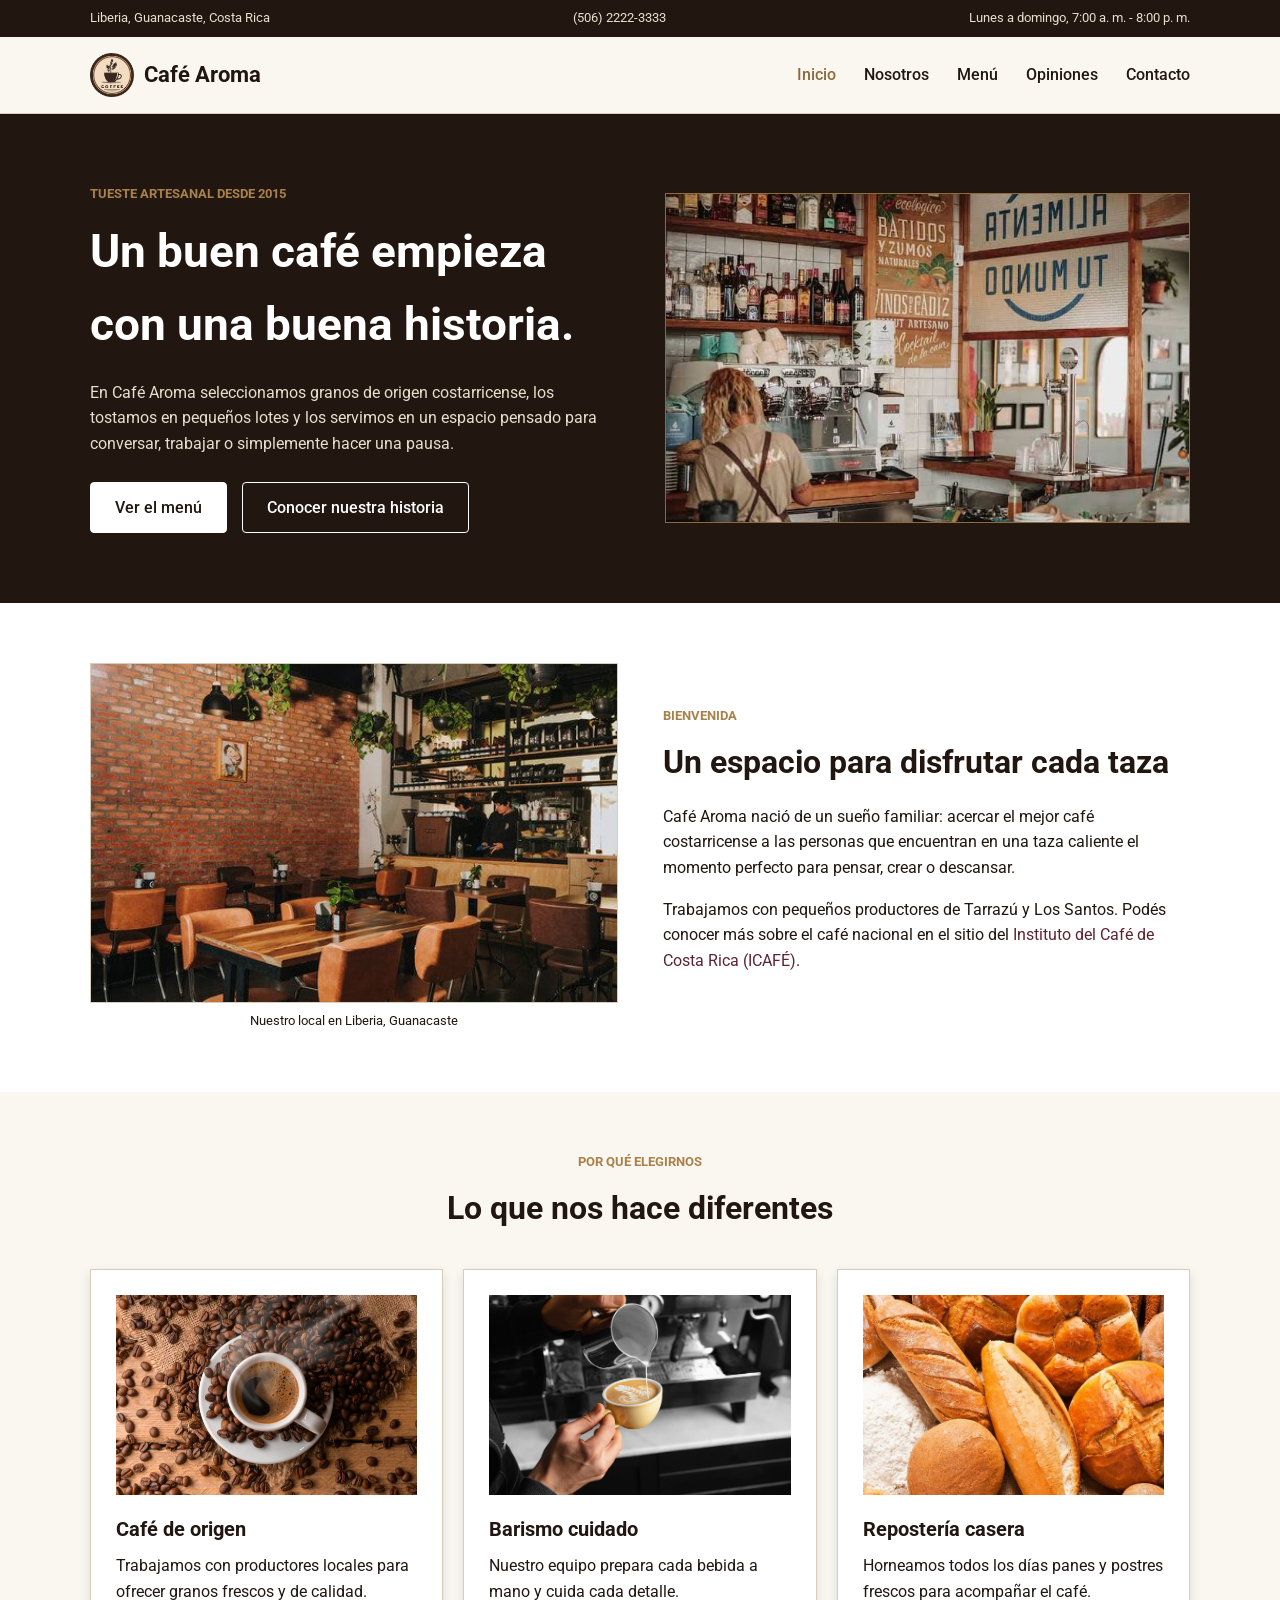
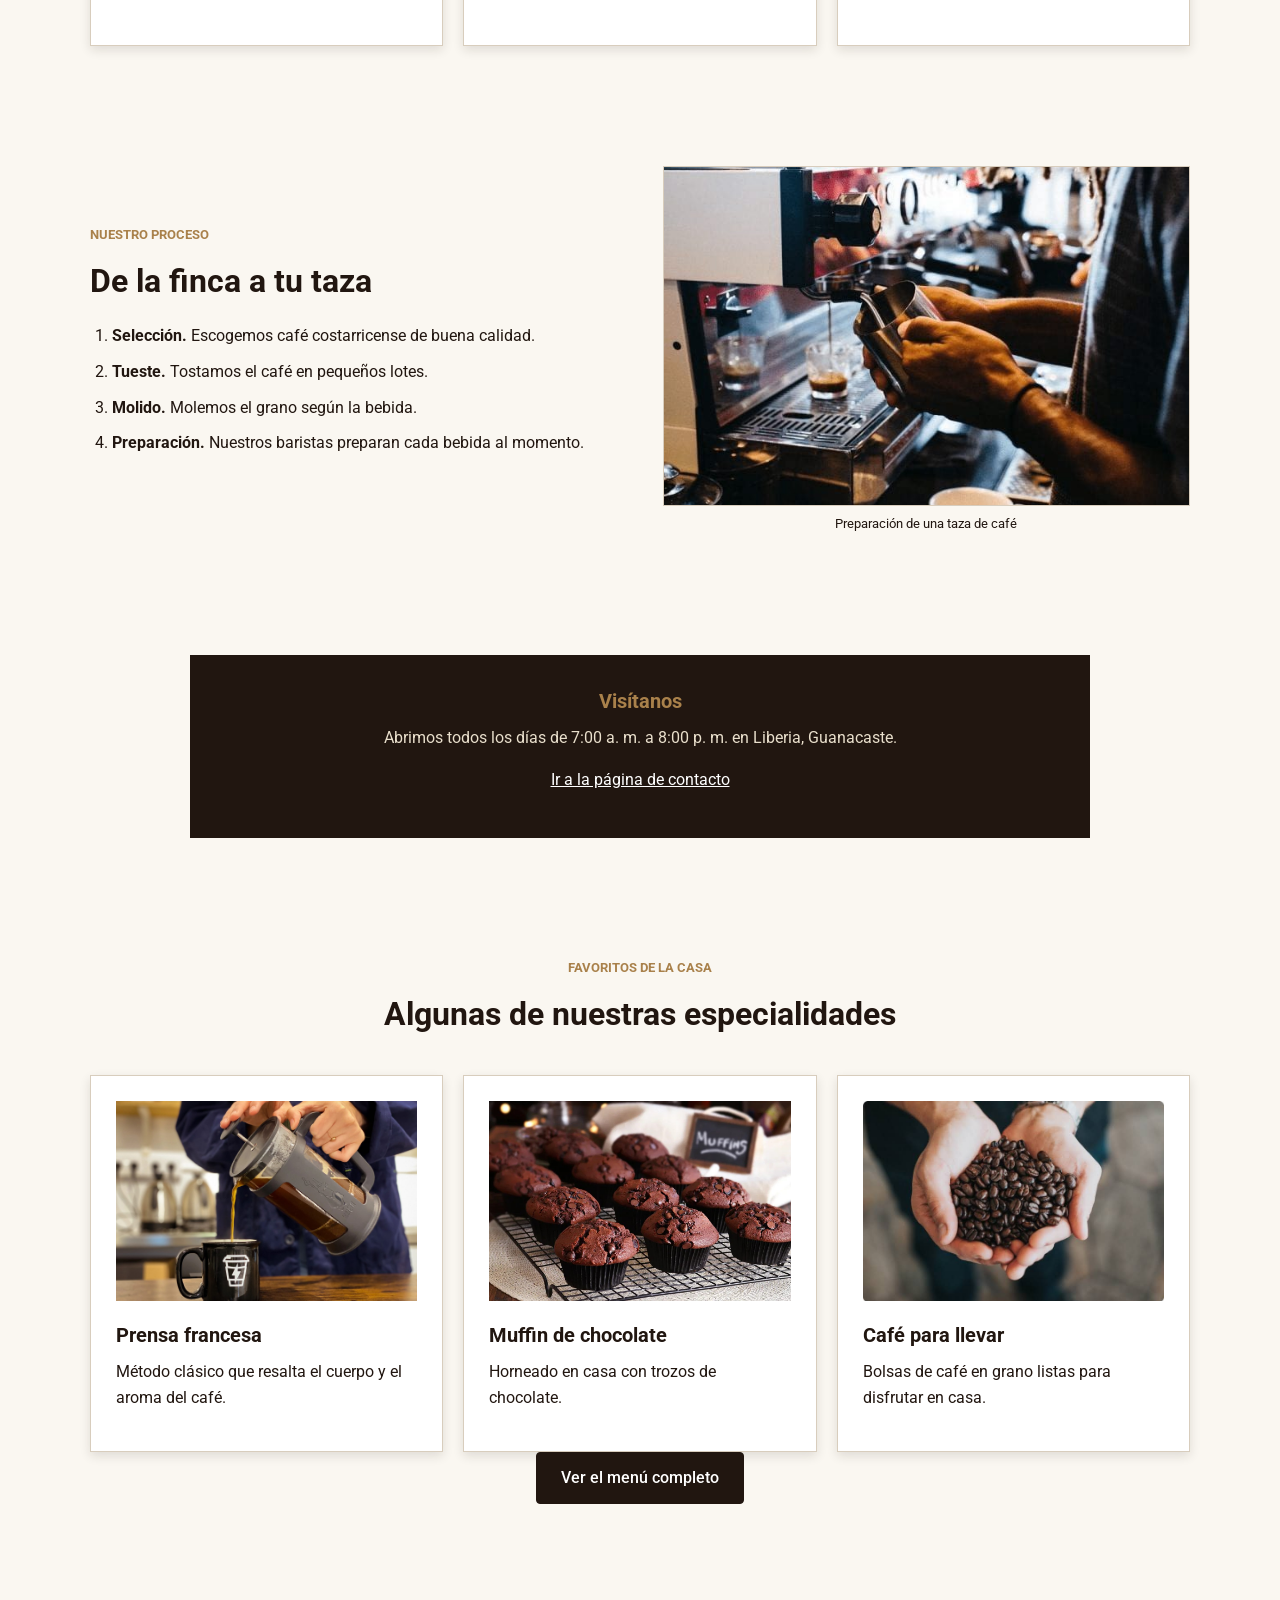
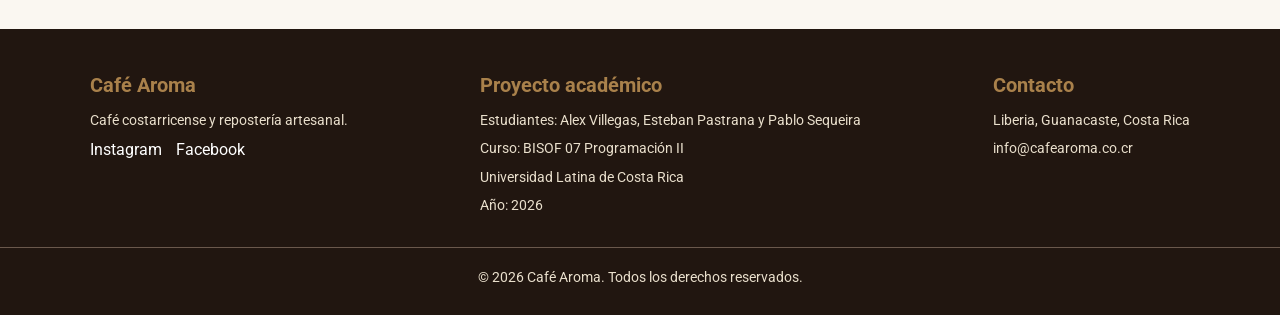
<file: ProyectoWeb/index.html>
<!DOCTYPE html>
<html lang="es">
<head>
  <meta charset="UTF-8">
  <meta name="viewport" content="width=device-width, initial-scale=1.0">
  <title>Café Aroma | Inicio</title>
  <link rel="stylesheet" href="https://fonts.googleapis.com/css2?family=Roboto:wght@400;500;700&display=swap">
  <link rel="stylesheet" href="css/estilos.css">
</head>
<body>

  <div class="barra-superior">
    <div class="contenedor">
      <span>Liberia, Guanacaste, Costa Rica</span>
      <span>(506) 2222-3333</span>
      <span>Lunes a domingo, 7:00 a. m. - 8:00 p. m.</span>
    </div>
  </div>

  <header class="principal">
    <nav class="barra-navegacion contenedor">
      <a href="index.html" class="logo">
        <img src="imagenes/logo-cafe-aroma.png" alt="Logo de Café Aroma" class="marca">
        Café Aroma
      </a>
      <ul class="enlaces-navegacion">
        <li><a href="index.html" class="activo">Inicio</a></li>
        <li><a href="nosotros.html">Nosotros</a></li>
        <li><a href="menu.html">Menú</a></li>
        <li><a href="opiniones.html">Opiniones</a></li>
        <li><a href="contacto.html">Contacto</a></li>
      </ul>
    </nav>
  </header>

  <main>

    <section class="portada">
      <div class="contenedor">
        <div class="portada-texto">
          <span class="subtitulo">Tueste artesanal desde 2015</span>
          <h1>Un buen café empieza con una buena historia.</h1>
          <p>En Café Aroma seleccionamos granos de origen costarricense, los tostamos en pequeños lotes y los servimos en un espacio pensado para conversar, trabajar o simplemente hacer una pausa.</p>
          <div class="portada-botones">
            <a href="menu.html" class="boton">Ver el menú</a>
            <a href="nosotros.html" class="boton secundario">Conocer nuestra historia</a>
          </div>
        </div>
        <div class="portada-imagen">
          <img src="imagenes/barra-cafeteria.jpg" alt="Barra de Café Aroma con máquina de espresso">
        </div>
      </div>
    </section>

    <section id="bienvenida">
      <div class="contenedor articulo-flexible">
        <figure>
          <img src="imagenes/cafeteria-interior.jpg" alt="Interior de Café Aroma con mesas de madera">
          <figcaption>Nuestro local en Liberia, Guanacaste</figcaption>
        </figure>
        <div class="texto">
          <span class="subtitulo">Bienvenida</span>
          <h2>Un espacio para disfrutar cada taza</h2>
          <p>Café Aroma nació de un sueño familiar: acercar el mejor café costarricense a las personas que encuentran en una taza caliente el momento perfecto para pensar, crear o descansar.</p>
          <p>Trabajamos con pequeños productores de Tarrazú y Los Santos. Podés conocer más sobre el café nacional en el sitio del <a href="https://www.icafe.cr">Instituto del Café de Costa Rica (ICAFÉ)</a>.</p>
        </div>
      </div>
    </section>

    <section id="destacados">
      <div class="contenedor">
        <div class="encabezado-seccion">
          <span class="subtitulo">Por qué elegirnos</span>
          <h2>Lo que nos hace diferentes</h2>
        </div>
        <div class="tarjetas">
          <article class="tarjeta">
            <img src="imagenes/taza-granos.jpg" alt="Taza de café rodeada de granos tostados">
            <h3>Café de origen</h3>
            <p>Trabajamos con productores locales para ofrecer granos frescos y de calidad.</p>
          </article>
          <article class="tarjeta">
            <img src="imagenes/latte-art.jpg" alt="Barista preparando una taza de café">
            <h3>Barismo cuidado</h3>
            <p>Nuestro equipo prepara cada bebida a mano y cuida cada detalle.</p>
          </article>
          <article class="tarjeta">
            <img src="imagenes/reposteria.jpg" alt="Variedad de panes y repostería">
            <h3>Repostería casera</h3>
            <p>Horneamos todos los días panes y postres frescos para acompañar el café.</p>
          </article>
        </div>
      </div>
    </section>

    <section id="proceso">
      <div class="contenedor articulo-flexible invertido">
        <figure>
          <img src="imagenes/barista.jpg" alt="Barista preparando un espresso">
          <figcaption>Preparación de una taza de café</figcaption>
        </figure>
        <div class="texto">
          <span class="subtitulo">Nuestro proceso</span>
          <h2>De la finca a tu taza</h2>
          <ol class="pasos">
            <li><strong>Selección.</strong> Escogemos café costarricense de buena calidad.</li>
            <li><strong>Tueste.</strong> Tostamos el café en pequeños lotes.</li>
            <li><strong>Molido.</strong> Molemos el grano según la bebida.</li>
            <li><strong>Preparación.</strong> Nuestros baristas preparan cada bebida al momento.</li>
          </ol>
        </div>
      </div>
    </section>

    <section id="visitanos">
      <div class="contenedor">
        <aside class="destacado centrado">
          <h3>Visítanos</h3>
          <p>Abrimos todos los días de 7:00 a. m. a 8:00 p. m. en Liberia, Guanacaste.</p>
          <p><a href="contacto.html">Ir a la página de contacto</a></p>
        </aside>
      </div>
    </section>

    <section id="favoritos">
      <div class="contenedor">
        <div class="encabezado-seccion">
          <span class="subtitulo">Favoritos de la casa</span>
          <h2>Algunas de nuestras especialidades</h2>
        </div>
        <div class="tarjetas">
          <article class="tarjeta">
            <img src="imagenes/prensa-francesa.jpg" alt="Café servido en prensa francesa">
            <h3>Prensa francesa</h3>
            <p>Método clásico que resalta el cuerpo y el aroma del café.</p>
          </article>
          <article class="tarjeta">
            <img src="imagenes/muffin-chocolate.jpg" alt="Muffins de chocolate">
            <h3>Muffin de chocolate</h3>
            <p>Horneado en casa con trozos de chocolate.</p>
          </article>
          <article class="tarjeta">
            <img src="imagenes/granos-en-mano.jpg" alt="Manos sosteniendo granos de café">
            <h3>Café para llevar</h3>
            <p>Bolsas de café en grano listas para disfrutar en casa.</p>
          </article>
        </div>
        <div class="encabezado-seccion bloque-final">
          <a href="menu.html" class="boton">Ver el menú completo</a>
        </div>
      </div>
    </section>

  </main>

  <footer>
    <div class="contenedor">
      <div>
        <h3>Café Aroma</h3>
        <p>Café costarricense y repostería artesanal.</p>
        <div class="redes">
          <a href="https://www.instagram.com">Instagram</a>
          <a href="https://www.facebook.com">Facebook</a>
        </div>
      </div>
      <div>
        <h3>Proyecto académico</h3>
        <p>Estudiantes: Alex Villegas, Esteban Pastrana y Pablo Sequeira</p>
        <p>Curso: BISOF 07 Programación II</p>
        <p>Universidad Latina de Costa Rica</p>
        <p>Año: 2026</p>
      </div>
      <div>
        <h3>Contacto</h3>
        <p>Liberia, Guanacaste, Costa Rica</p>
        <p>info@cafearoma.co.cr</p>
      </div>
    </div>
    <p class="pie-legal">&copy; 2026 Café Aroma. Todos los derechos reservados.</p>
  </footer>

</body>
</html>
</file>
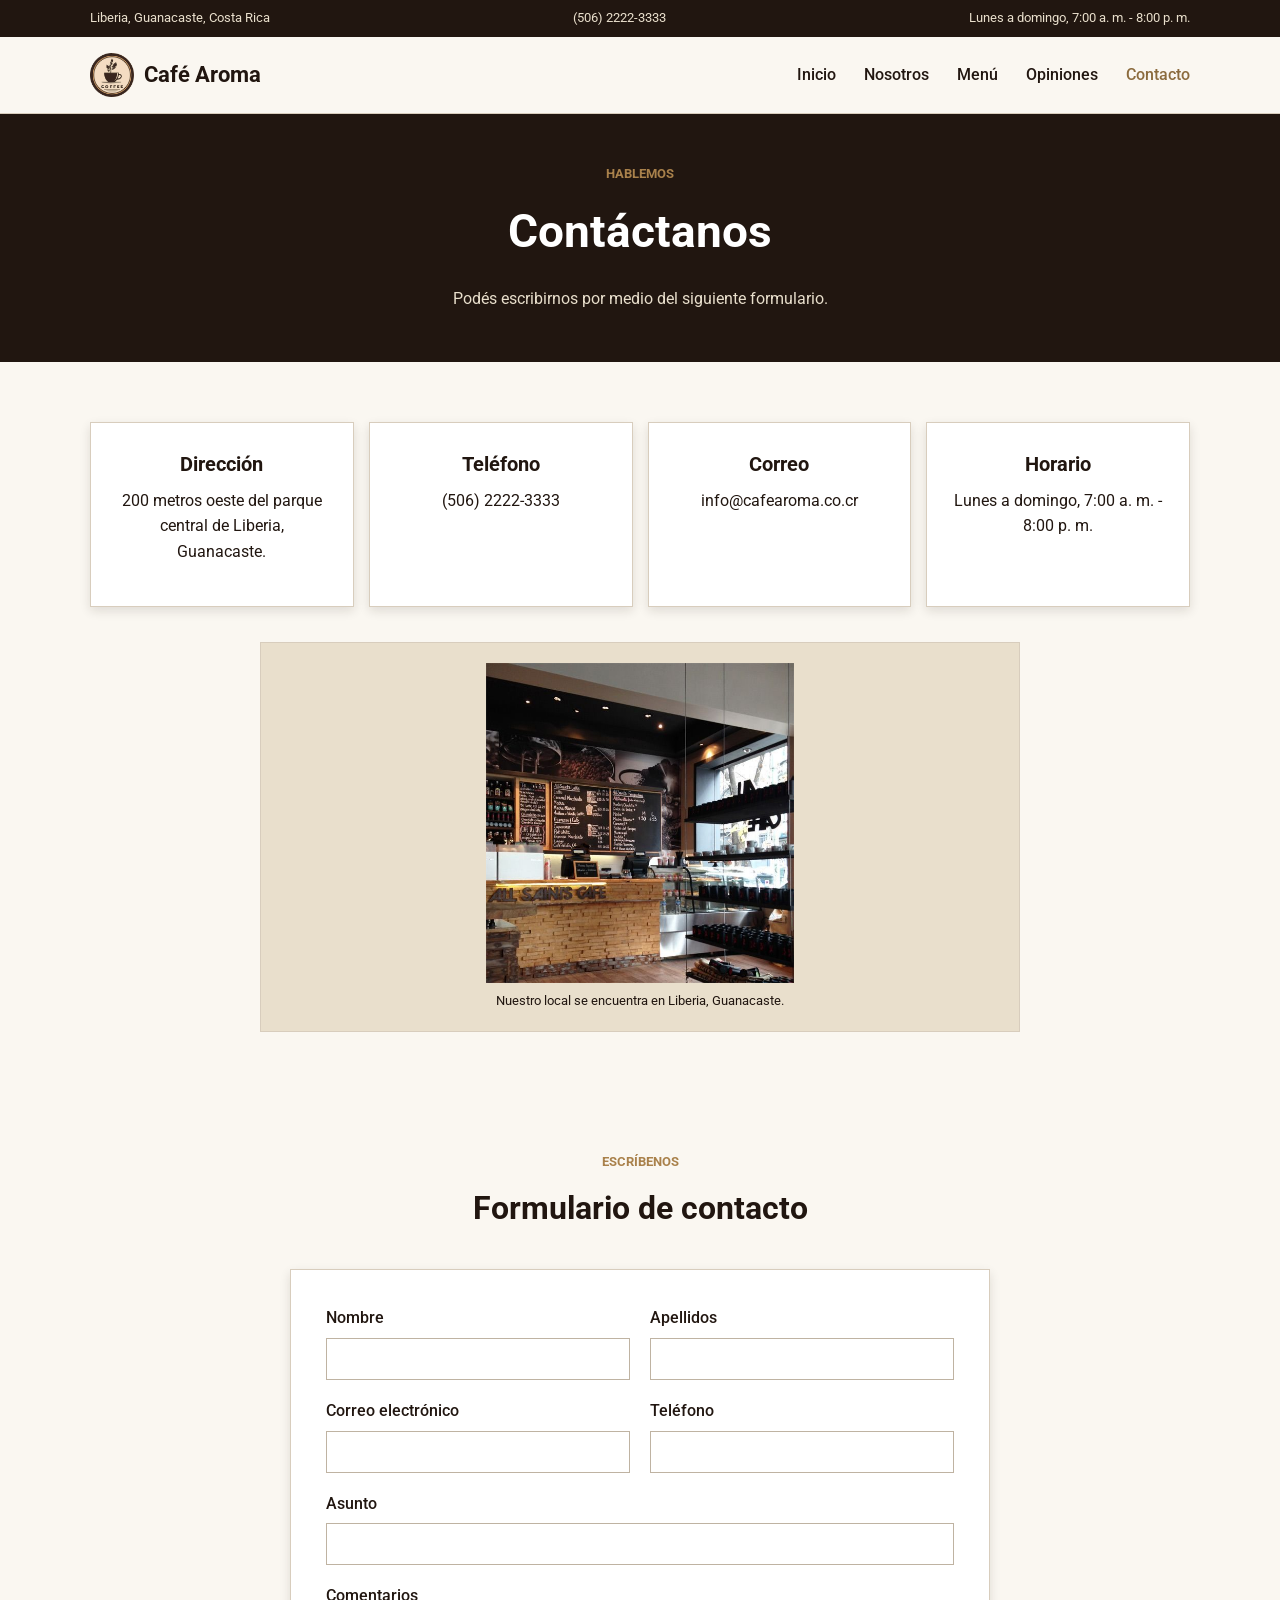
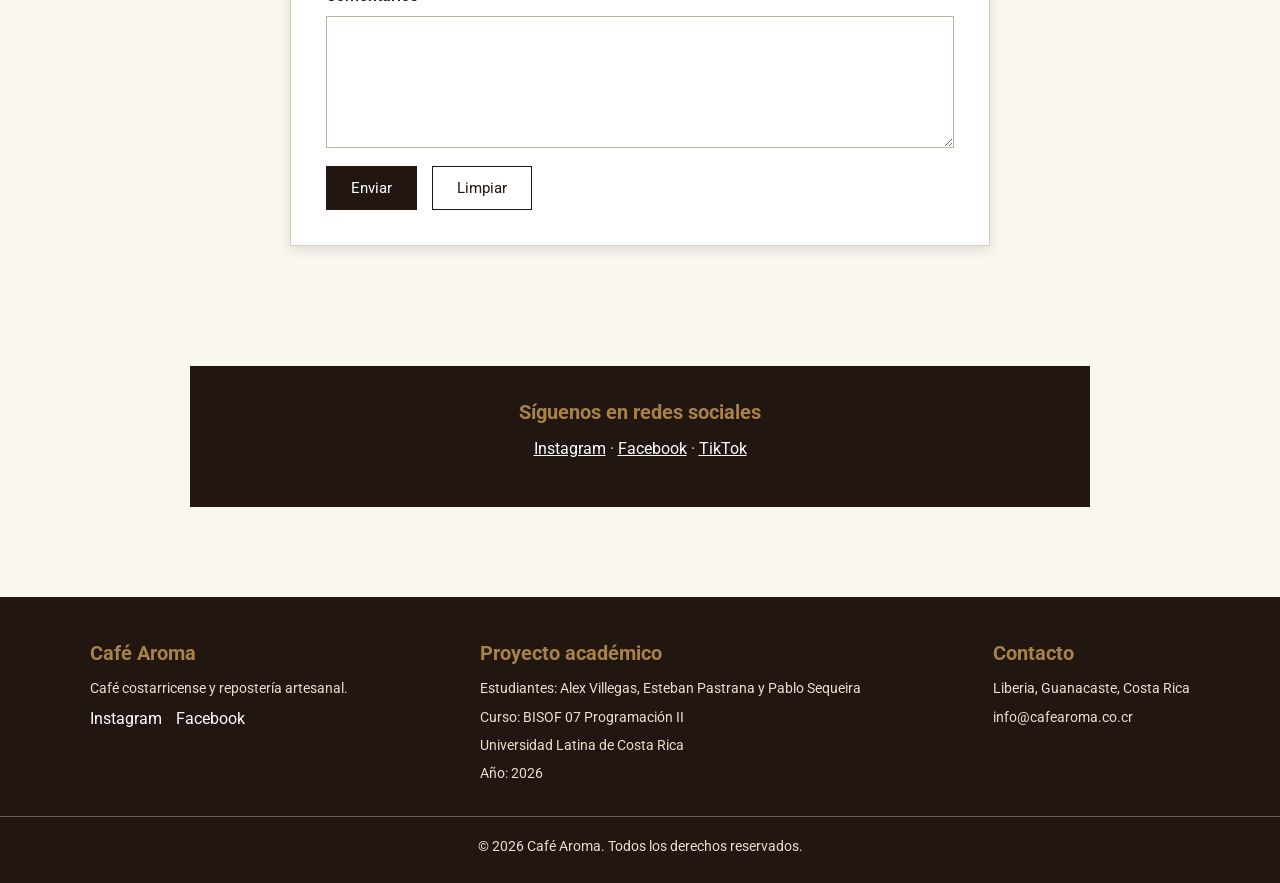
<file: ProyectoWeb/contacto.html>
<!DOCTYPE html>
<html lang="es">
<head>
  <meta charset="UTF-8">
  <meta name="viewport" content="width=device-width, initial-scale=1.0">
  <title>Café Aroma | Contacto</title>
  <link rel="stylesheet" href="https://fonts.googleapis.com/css2?family=Roboto:wght@400;500;700&display=swap">
  <link rel="stylesheet" href="css/estilos.css">
</head>
<body>

  <div class="barra-superior">
    <div class="contenedor">
      <span>Liberia, Guanacaste, Costa Rica</span>
      <span>(506) 2222-3333</span>
      <span>Lunes a domingo, 7:00 a. m. - 8:00 p. m.</span>
    </div>
  </div>

  <header class="principal">
    <nav class="barra-navegacion contenedor">
      <a href="index.html" class="logo">
        <img src="imagenes/logo-cafe-aroma.png" alt="Logo de Café Aroma" class="marca">
        Café Aroma
      </a>
      <ul class="enlaces-navegacion">
        <li><a href="index.html">Inicio</a></li>
        <li><a href="nosotros.html">Nosotros</a></li>
        <li><a href="menu.html">Menú</a></li>
        <li><a href="opiniones.html">Opiniones</a></li>
        <li><a href="contacto.html" class="activo">Contacto</a></li>
      </ul>
    </nav>
  </header>

  <main>

    <section class="portada portada-simple">
      <div class="contenedor">
        <span class="subtitulo">Hablemos</span>
        <h1>Contáctanos</h1>
        <p>Podés escribirnos por medio del siguiente formulario.</p>
      </div>
    </section>

    <section id="informacion-contacto">
      <div class="contenedor">
        <div class="info-contacto">
          <article class="tarjeta">
            <h3>Dirección</h3>
            <p>200 metros oeste del parque central de Liberia, Guanacaste.</p>
          </article>
          <article class="tarjeta">
            <h3>Teléfono</h3>
            <p>(506) 2222-3333</p>
          </article>
          <article class="tarjeta">
            <h3>Correo</h3>
            <p>info@cafearoma.co.cr</p>
          </article>
          <article class="tarjeta">
            <h3>Horario</h3>
            <p>Lunes a domingo, 7:00 a. m. - 8:00 p. m.</p>
          </article>
        </div>

        <figure class="mapa-ilustrativo">
          <img src="imagenes/local-barra.jpg" alt="Barra de Café Aroma">
          <figcaption>Nuestro local se encuentra en Liberia, Guanacaste.</figcaption>
        </figure>
      </div>
    </section>

    <section id="formulario">
      <div class="contenedor">
        <div class="encabezado-seccion">
          <span class="subtitulo">Escríbenos</span>
          <h2>Formulario de contacto</h2>
        </div>

        <form class="formulario-contacto" action="#" method="post">
          <div class="fila-campos">
            <div class="campo">
              <label for="nombre">Nombre</label>
              <input type="text" id="nombre" name="nombre" required>
            </div>

            <div class="campo">
              <label for="apellidos">Apellidos</label>
              <input type="text" id="apellidos" name="apellidos" required>
            </div>
          </div>

          <div class="fila-campos">
            <div class="campo">
              <label for="correo">Correo electrónico</label>
              <input type="email" id="correo" name="correo" required>
            </div>

            <div class="campo">
              <label for="telefono">Teléfono</label>
              <input type="tel" id="telefono" name="telefono" required>
            </div>
          </div>

          <div class="campo">
            <label for="asunto">Asunto</label>
            <input type="text" id="asunto" name="asunto" required>
          </div>

          <div class="campo">
            <label for="comentarios">Comentarios</label>
            <textarea id="comentarios" name="comentarios" rows="6" required></textarea>
          </div>

          <div class="botones-formulario">
            <button type="submit" class="enviar">Enviar</button>
            <button type="reset" class="limpiar">Limpiar</button>
          </div>
        </form>
      </div>
    </section>

    <section id="redes-sociales">
      <div class="contenedor">
        <aside class="destacado centrado">
          <h3>Síguenos en redes sociales</h3>
          <p>
            <a href="https://www.instagram.com">Instagram</a> ·
            <a href="https://www.facebook.com">Facebook</a> ·
            <a href="https://www.tiktok.com">TikTok</a>
          </p>
        </aside>
      </div>
    </section>

  </main>

  <footer>
    <div class="contenedor">
      <div>
        <h3>Café Aroma</h3>
        <p>Café costarricense y repostería artesanal.</p>
        <div class="redes">
          <a href="https://www.instagram.com">Instagram</a>
          <a href="https://www.facebook.com">Facebook</a>
        </div>
      </div>
      <div>
        <h3>Proyecto académico</h3>
        <p>Estudiantes: Alex Villegas, Esteban Pastrana y Pablo Sequeira</p>
        <p>Curso: BISOF 07 Programación II</p>
        <p>Universidad Latina de Costa Rica</p>
        <p>Año: 2026</p>
      </div>
      <div>
        <h3>Contacto</h3>
        <p>Liberia, Guanacaste, Costa Rica</p>
        <p>info@cafearoma.co.cr</p>
      </div>
    </div>
    <p class="pie-legal">&copy; 2026 Café Aroma. Todos los derechos reservados.</p>
  </footer>

</body>
</html>
</file>
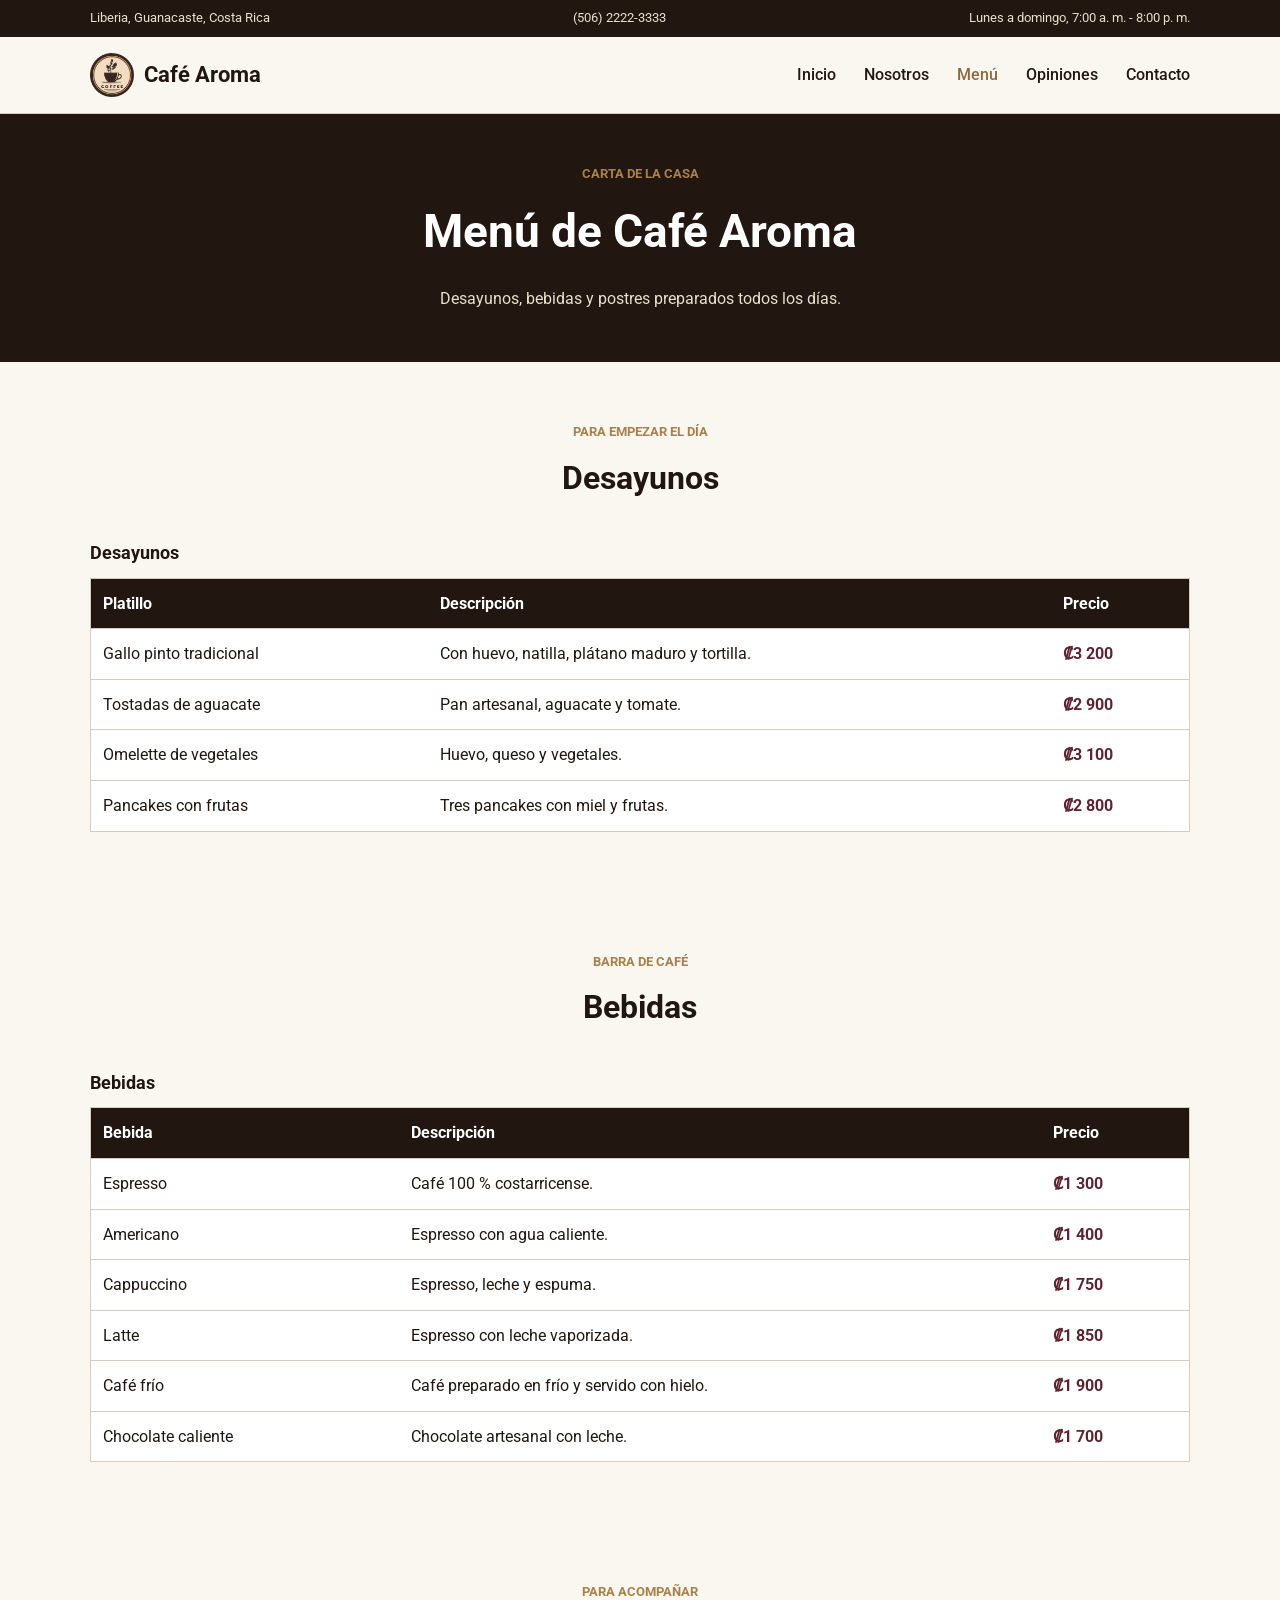
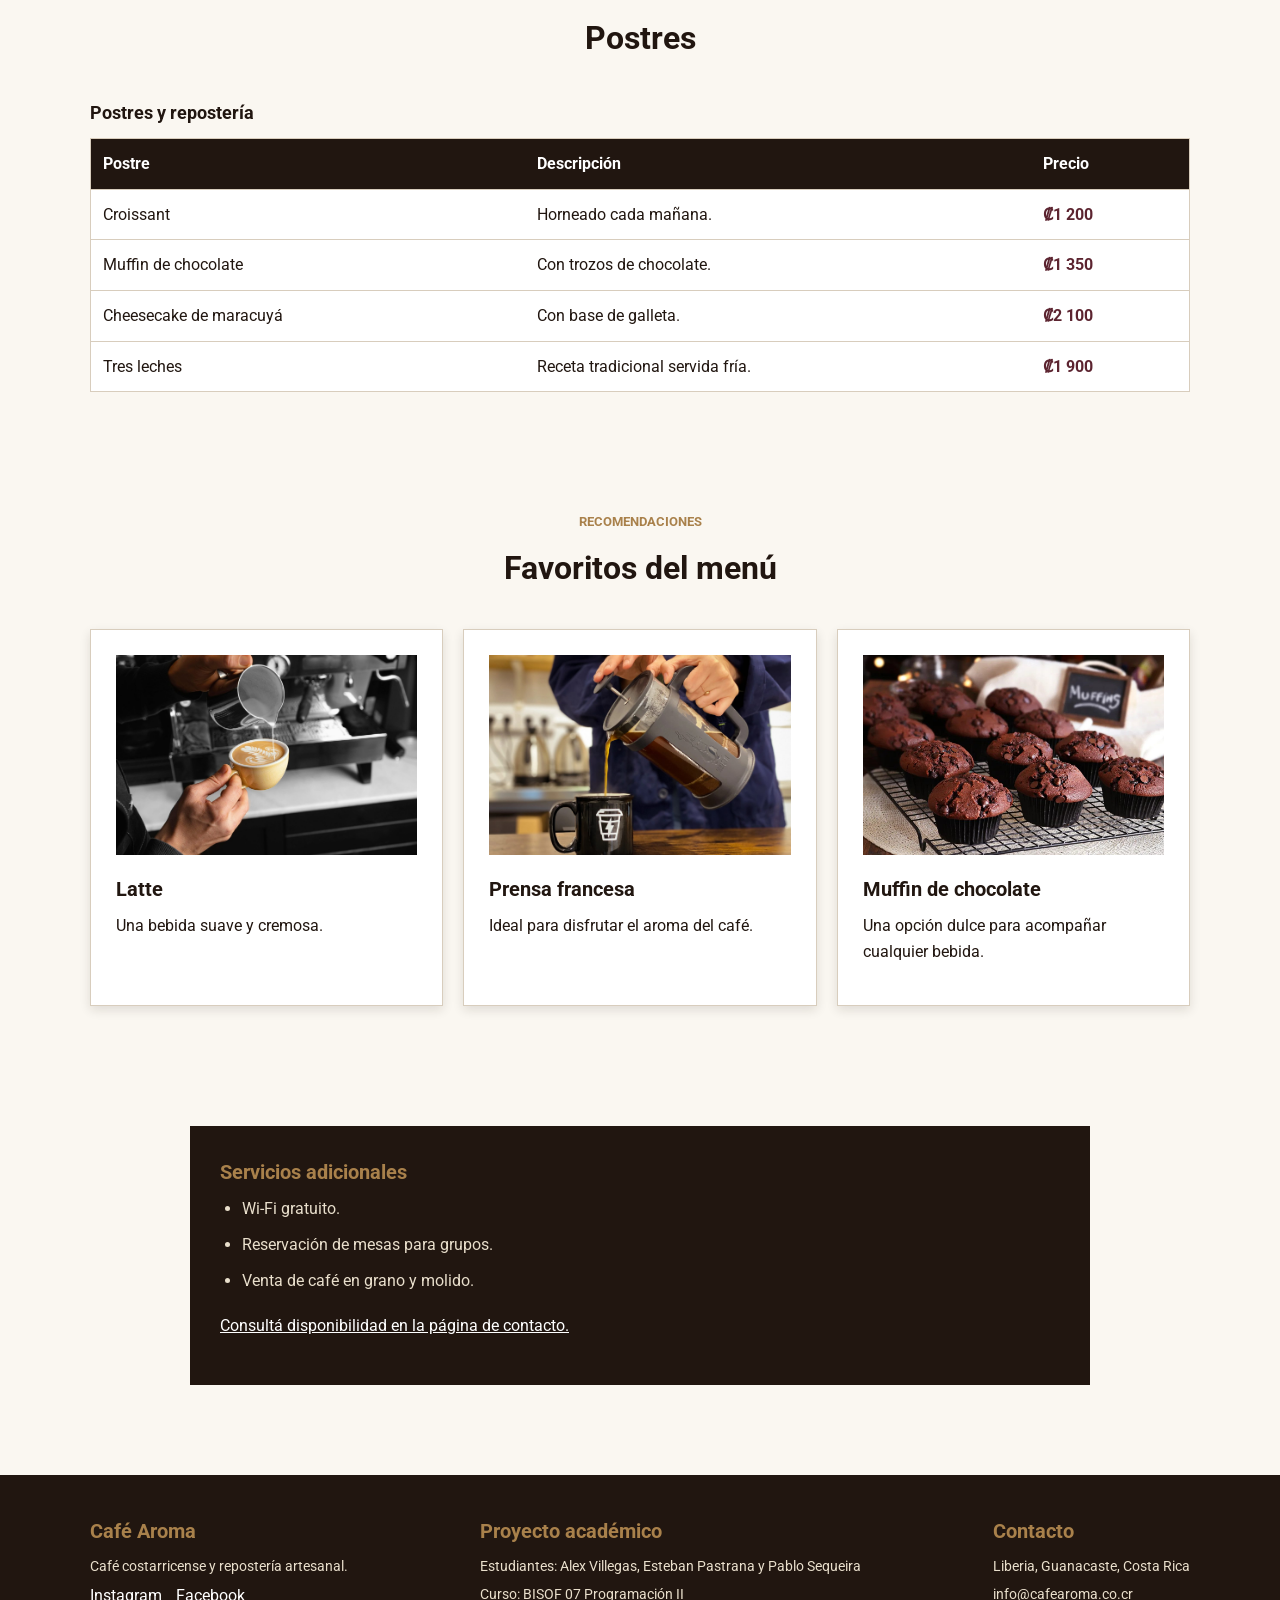
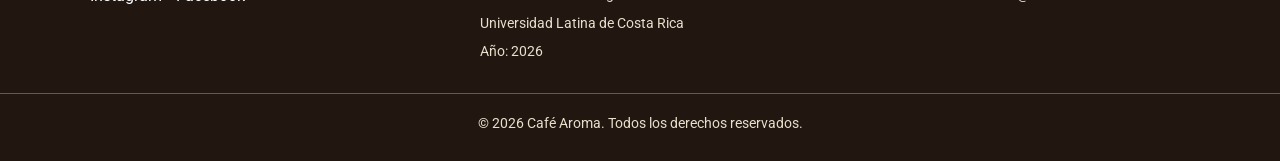
<file: ProyectoWeb/menu.html>
<!DOCTYPE html>
<html lang="es">
<head>
  <meta charset="UTF-8">
  <meta name="viewport" content="width=device-width, initial-scale=1.0">
  <title>Café Aroma | Menú</title>
  <link rel="stylesheet" href="https://fonts.googleapis.com/css2?family=Roboto:wght@400;500;700&display=swap">
  <link rel="stylesheet" href="css/estilos.css">
</head>
<body>

  <div class="barra-superior">
    <div class="contenedor">
      <span>Liberia, Guanacaste, Costa Rica</span>
      <span>(506) 2222-3333</span>
      <span>Lunes a domingo, 7:00 a. m. - 8:00 p. m.</span>
    </div>
  </div>

  <header class="principal">
    <nav class="barra-navegacion contenedor">
      <a href="index.html" class="logo">
        <img src="imagenes/logo-cafe-aroma.png" alt="Logo de Café Aroma" class="marca">
        Café Aroma
      </a>
      <ul class="enlaces-navegacion">
        <li><a href="index.html">Inicio</a></li>
        <li><a href="nosotros.html">Nosotros</a></li>
        <li><a href="menu.html" class="activo">Menú</a></li>
        <li><a href="opiniones.html">Opiniones</a></li>
        <li><a href="contacto.html">Contacto</a></li>
      </ul>
    </nav>
  </header>

  <main>

    <section class="portada portada-simple">
      <div class="contenedor">
        <span class="subtitulo">Carta de la casa</span>
        <h1>Menú de Café Aroma</h1>
        <p>Desayunos, bebidas y postres preparados todos los días.</p>
      </div>
    </section>

    <section id="desayunos">
      <div class="contenedor">
        <div class="encabezado-seccion">
          <span class="subtitulo">Para empezar el día</span>
          <h2>Desayunos</h2>
        </div>
        <div class="tabla-adaptable">
          <table>
            <caption>Desayunos</caption>
            <thead>
              <tr>
                <th>Platillo</th>
                <th>Descripción</th>
                <th>Precio</th>
              </tr>
            </thead>
            <tbody>
              <tr>
                <td>Gallo pinto tradicional</td>
                <td>Con huevo, natilla, plátano maduro y tortilla.</td>
                <td class="precio">₡3 200</td>
              </tr>
              <tr>
                <td>Tostadas de aguacate</td>
                <td>Pan artesanal, aguacate y tomate.</td>
                <td class="precio">₡2 900</td>
              </tr>
              <tr>
                <td>Omelette de vegetales</td>
                <td>Huevo, queso y vegetales.</td>
                <td class="precio">₡3 100</td>
              </tr>
              <tr>
                <td>Pancakes con frutas</td>
                <td>Tres pancakes con miel y frutas.</td>
                <td class="precio">₡2 800</td>
              </tr>
            </tbody>
          </table>
        </div>
      </div>
    </section>

    <section id="bebidas">
      <div class="contenedor">
        <div class="encabezado-seccion">
          <span class="subtitulo">Barra de café</span>
          <h2>Bebidas</h2>
        </div>
        <div class="tabla-adaptable">
          <table>
            <caption>Bebidas</caption>
            <thead>
              <tr>
                <th>Bebida</th>
                <th>Descripción</th>
                <th>Precio</th>
              </tr>
            </thead>
            <tbody>
              <tr>
                <td>Espresso</td>
                <td>Café 100 % costarricense.</td>
                <td class="precio">₡1 300</td>
              </tr>
              <tr>
                <td>Americano</td>
                <td>Espresso con agua caliente.</td>
                <td class="precio">₡1 400</td>
              </tr>
              <tr>
                <td>Cappuccino</td>
                <td>Espresso, leche y espuma.</td>
                <td class="precio">₡1 750</td>
              </tr>
              <tr>
                <td>Latte</td>
                <td>Espresso con leche vaporizada.</td>
                <td class="precio">₡1 850</td>
              </tr>
              <tr>
                <td>Café frío</td>
                <td>Café preparado en frío y servido con hielo.</td>
                <td class="precio">₡1 900</td>
              </tr>
              <tr>
                <td>Chocolate caliente</td>
                <td>Chocolate artesanal con leche.</td>
                <td class="precio">₡1 700</td>
              </tr>
            </tbody>
          </table>
        </div>
      </div>
    </section>

    <section id="postres">
      <div class="contenedor">
        <div class="encabezado-seccion">
          <span class="subtitulo">Para acompañar</span>
          <h2>Postres</h2>
        </div>
        <div class="tabla-adaptable">
          <table>
            <caption>Postres y repostería</caption>
            <thead>
              <tr>
                <th>Postre</th>
                <th>Descripción</th>
                <th>Precio</th>
              </tr>
            </thead>
            <tbody>
              <tr>
                <td>Croissant</td>
                <td>Horneado cada mañana.</td>
                <td class="precio">₡1 200</td>
              </tr>
              <tr>
                <td>Muffin de chocolate</td>
                <td>Con trozos de chocolate.</td>
                <td class="precio">₡1 350</td>
              </tr>
              <tr>
                <td>Cheesecake de maracuyá</td>
                <td>Con base de galleta.</td>
                <td class="precio">₡2 100</td>
              </tr>
              <tr>
                <td>Tres leches</td>
                <td>Receta tradicional servida fría.</td>
                <td class="precio">₡1 900</td>
              </tr>
            </tbody>
          </table>
        </div>
      </div>
    </section>

    <section id="recomendaciones">
      <div class="contenedor">
        <div class="encabezado-seccion">
          <span class="subtitulo">Recomendaciones</span>
          <h2>Favoritos del menú</h2>
        </div>
        <div class="tarjetas">
          <article class="tarjeta">
            <img src="imagenes/latte-art.jpg" alt="Taza de latte">
            <h3>Latte</h3>
            <p>Una bebida suave y cremosa.</p>
          </article>
          <article class="tarjeta">
            <img src="imagenes/prensa-francesa.jpg" alt="Prensa francesa con café">
            <h3>Prensa francesa</h3>
            <p>Ideal para disfrutar el aroma del café.</p>
          </article>
          <article class="tarjeta">
            <img src="imagenes/muffin-chocolate.jpg" alt="Muffin de chocolate">
            <h3>Muffin de chocolate</h3>
            <p>Una opción dulce para acompañar cualquier bebida.</p>
          </article>
        </div>
      </div>
    </section>

    <section id="servicios-adicionales">
      <div class="contenedor">
        <aside class="destacado">
          <h3>Servicios adicionales</h3>
          <ul class="lista-marcada lista-clara">
            <li>Wi-Fi gratuito.</li>
            <li>Reservación de mesas para grupos.</li>
            <li>Venta de café en grano y molido.</li>
          </ul>
          <p><a href="contacto.html">Consultá disponibilidad en la página de contacto.</a></p>
        </aside>
      </div>
    </section>

  </main>

  <footer>
    <div class="contenedor">
      <div>
        <h3>Café Aroma</h3>
        <p>Café costarricense y repostería artesanal.</p>
        <div class="redes">
          <a href="https://www.instagram.com">Instagram</a>
          <a href="https://www.facebook.com">Facebook</a>
        </div>
      </div>
      <div>
        <h3>Proyecto académico</h3>
        <p>Estudiantes: Alex Villegas, Esteban Pastrana y Pablo Sequeira</p>
        <p>Curso: BISOF 07 Programación II</p>
        <p>Universidad Latina de Costa Rica</p>
        <p>Año: 2026</p>
      </div>
      <div>
        <h3>Contacto</h3>
        <p>Liberia, Guanacaste, Costa Rica</p>
        <p>info@cafearoma.co.cr</p>
      </div>
    </div>
    <p class="pie-legal">&copy; 2026 Café Aroma. Todos los derechos reservados.</p>
  </footer>

</body>
</html>
</file>
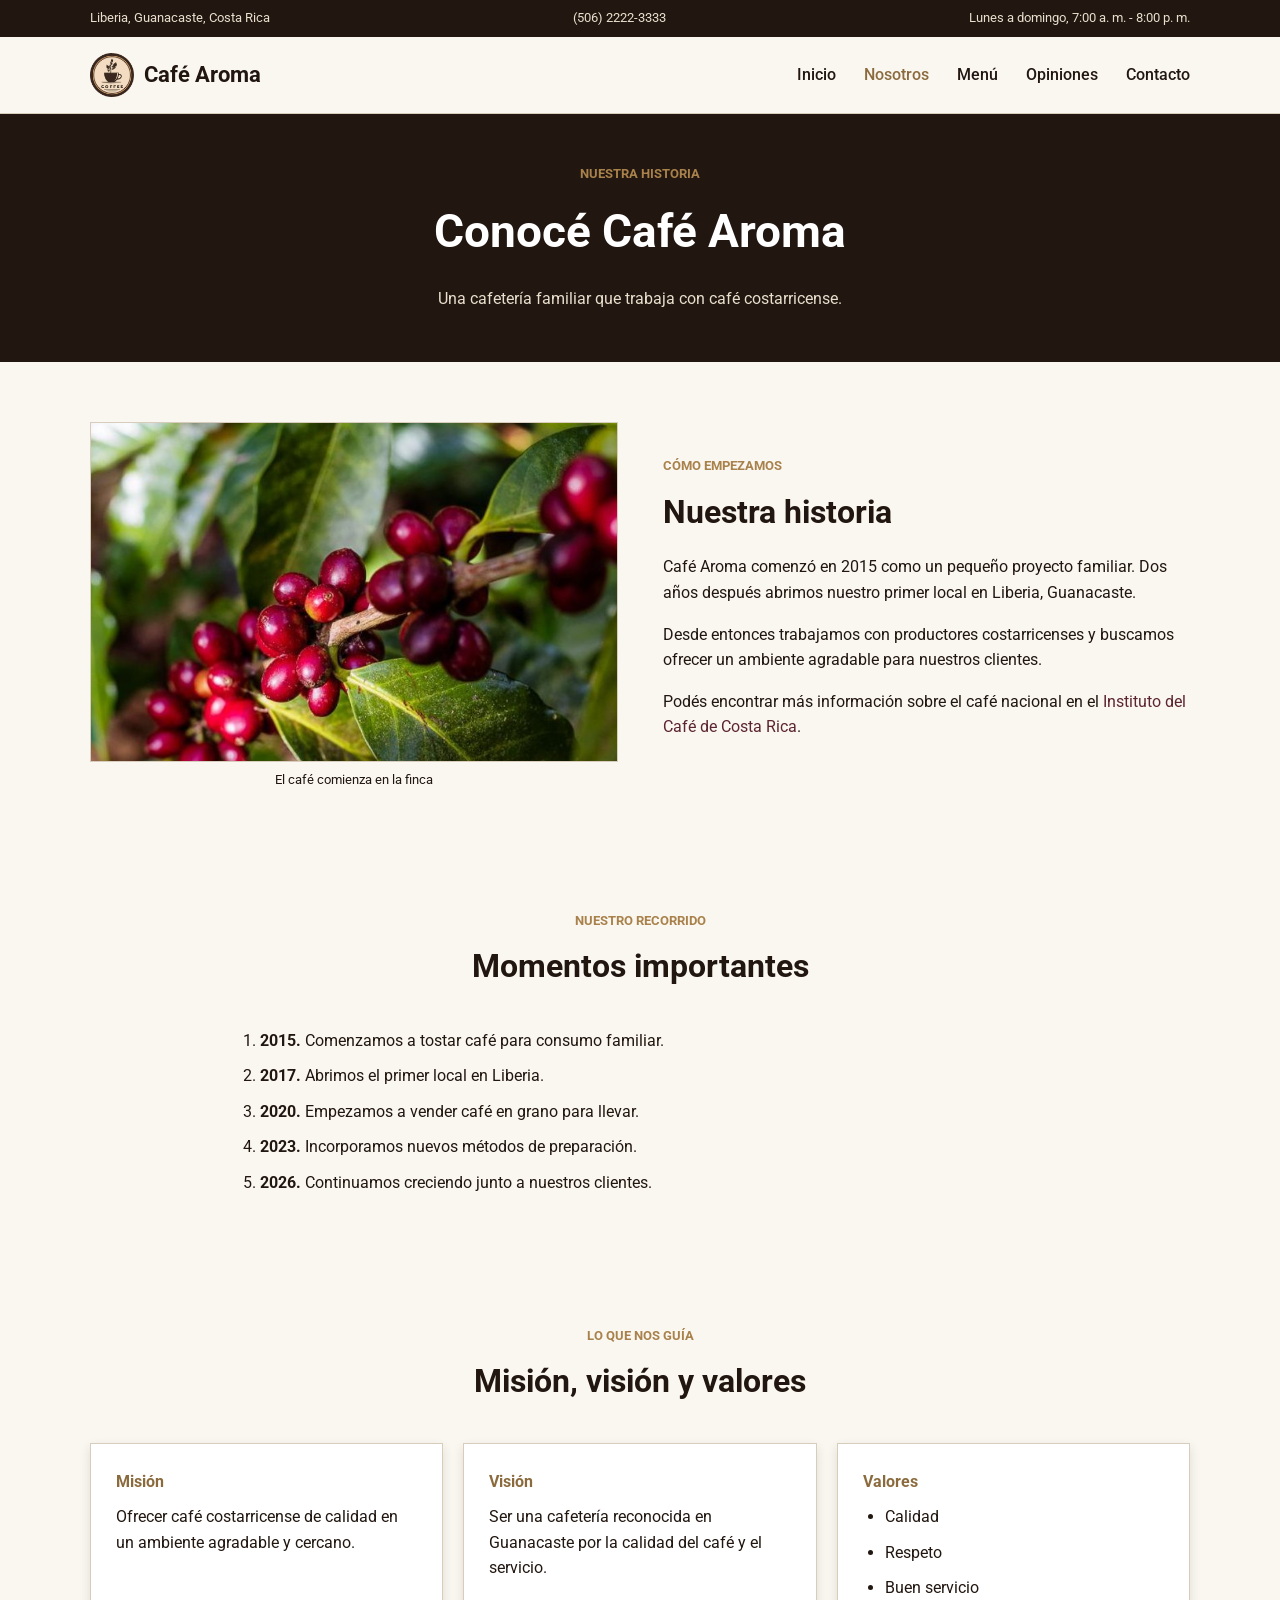
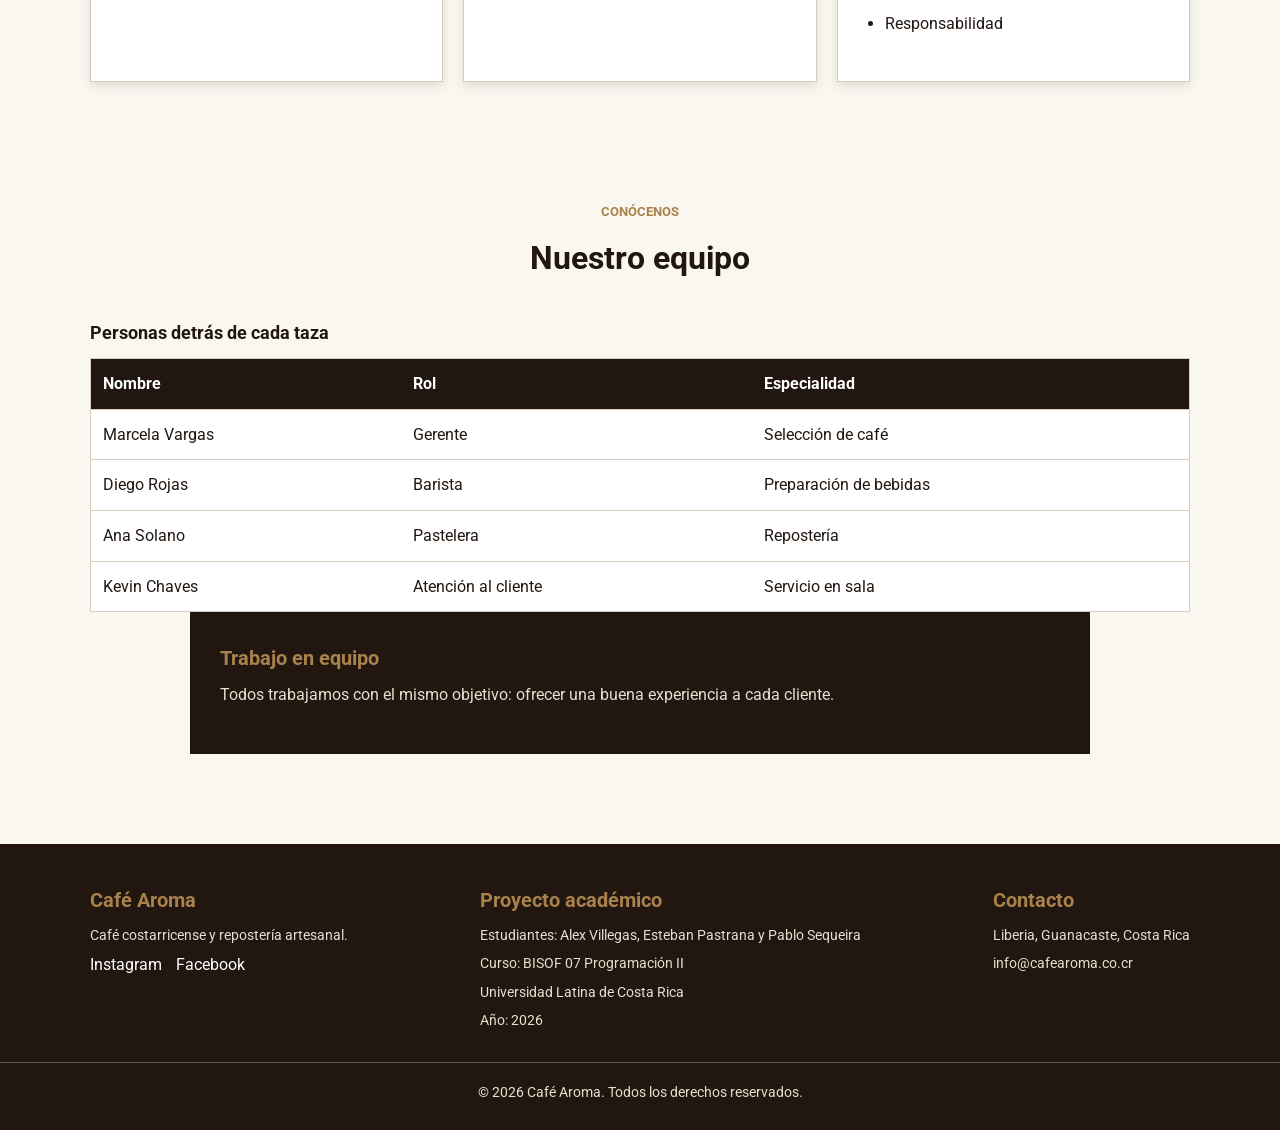
<file: ProyectoWeb/nosotros.html>
<!DOCTYPE html>
<html lang="es">
<head>
  <meta charset="UTF-8">
  <meta name="viewport" content="width=device-width, initial-scale=1.0">
  <title>Café Aroma | Nosotros</title>
  <link rel="stylesheet" href="https://fonts.googleapis.com/css2?family=Roboto:wght@400;500;700&display=swap">
  <link rel="stylesheet" href="css/estilos.css">
</head>
<body>

  <div class="barra-superior">
    <div class="contenedor">
      <span>Liberia, Guanacaste, Costa Rica</span>
      <span>(506) 2222-3333</span>
      <span>Lunes a domingo, 7:00 a. m. - 8:00 p. m.</span>
    </div>
  </div>

  <header class="principal">
    <nav class="barra-navegacion contenedor">
      <a href="index.html" class="logo">
        <img src="imagenes/logo-cafe-aroma.png" alt="Logo de Café Aroma" class="marca">
        Café Aroma
      </a>
      <ul class="enlaces-navegacion">
        <li><a href="index.html">Inicio</a></li>
        <li><a href="nosotros.html" class="activo">Nosotros</a></li>
        <li><a href="menu.html">Menú</a></li>
        <li><a href="opiniones.html">Opiniones</a></li>
        <li><a href="contacto.html">Contacto</a></li>
      </ul>
    </nav>
  </header>

  <main>

    <section class="portada portada-simple">
      <div class="contenedor">
        <span class="subtitulo">Nuestra historia</span>
        <h1>Conocé Café Aroma</h1>
        <p>Una cafetería familiar que trabaja con café costarricense.</p>
      </div>
    </section>

    <section id="historia">
      <div class="contenedor articulo-flexible">
        <figure>
          <img src="imagenes/planta-cafe.jpg" alt="Planta de café con frutos maduros">
          <figcaption>El café comienza en la finca</figcaption>
        </figure>
        <div class="texto">
          <span class="subtitulo">Cómo empezamos</span>
          <h2>Nuestra historia</h2>
          <p>Café Aroma comenzó en 2015 como un pequeño proyecto familiar. Dos años después abrimos nuestro primer local en Liberia, Guanacaste.</p>
          <p>Desde entonces trabajamos con productores costarricenses y buscamos ofrecer un ambiente agradable para nuestros clientes.</p>
          <p>Podés encontrar más información sobre el café nacional en el <a href="https://www.icafe.cr">Instituto del Café de Costa Rica</a>.</p>
        </div>
      </div>
    </section>

    <section id="linea-tiempo">
      <div class="contenedor">
        <div class="encabezado-seccion">
          <span class="subtitulo">Nuestro recorrido</span>
          <h2>Momentos importantes</h2>
        </div>
        <ol class="pasos pasos-tiempo">
          <li><strong>2015.</strong> Comenzamos a tostar café para consumo familiar.</li>
          <li><strong>2017.</strong> Abrimos el primer local en Liberia.</li>
          <li><strong>2020.</strong> Empezamos a vender café en grano para llevar.</li>
          <li><strong>2023.</strong> Incorporamos nuevos métodos de preparación.</li>
          <li><strong>2026.</strong> Continuamos creciendo junto a nuestros clientes.</li>
        </ol>
      </div>
    </section>

    <section id="mision-vision">
      <div class="contenedor">
        <div class="encabezado-seccion">
          <span class="subtitulo">Lo que nos guía</span>
          <h2>Misión, visión y valores</h2>
        </div>
        <div class="tarjetas">
          <article class="tarjeta">
            <div class="icono-numero">Misión</div>
            <p>Ofrecer café costarricense de calidad en un ambiente agradable y cercano.</p>
          </article>
          <article class="tarjeta">
            <div class="icono-numero">Visión</div>
            <p>Ser una cafetería reconocida en Guanacaste por la calidad del café y el servicio.</p>
          </article>
          <article class="tarjeta">
            <div class="icono-numero">Valores</div>
            <ul class="lista-marcada">
              <li>Calidad</li>
              <li>Respeto</li>
              <li>Buen servicio</li>
              <li>Responsabilidad</li>
            </ul>
          </article>
        </div>
      </div>
    </section>

    <section id="equipo">
      <div class="contenedor">
        <div class="encabezado-seccion">
          <span class="subtitulo">Conócenos</span>
          <h2>Nuestro equipo</h2>
        </div>
        <div class="tabla-adaptable">
          <table>
            <caption>Personas detrás de cada taza</caption>
            <thead>
              <tr>
                <th>Nombre</th>
                <th>Rol</th>
                <th>Especialidad</th>
              </tr>
            </thead>
            <tbody>
              <tr>
                <td>Marcela Vargas</td>
                <td>Gerente</td>
                <td>Selección de café</td>
              </tr>
              <tr>
                <td>Diego Rojas</td>
                <td>Barista</td>
                <td>Preparación de bebidas</td>
              </tr>
              <tr>
                <td>Ana Solano</td>
                <td>Pastelera</td>
                <td>Repostería</td>
              </tr>
              <tr>
                <td>Kevin Chaves</td>
                <td>Atención al cliente</td>
                <td>Servicio en sala</td>
              </tr>
            </tbody>
          </table>
        </div>

        <aside class="destacado bloque-final">
          <h3>Trabajo en equipo</h3>
          <p>Todos trabajamos con el mismo objetivo: ofrecer una buena experiencia a cada cliente.</p>
        </aside>
      </div>
    </section>

  </main>

  <footer>
    <div class="contenedor">
      <div>
        <h3>Café Aroma</h3>
        <p>Café costarricense y repostería artesanal.</p>
        <div class="redes">
          <a href="https://www.instagram.com">Instagram</a>
          <a href="https://www.facebook.com">Facebook</a>
        </div>
      </div>
      <div>
        <h3>Proyecto académico</h3>
        <p>Estudiantes: Alex Villegas, Esteban Pastrana y Pablo Sequeira</p>
        <p>Curso: BISOF 07 Programación II</p>
        <p>Universidad Latina de Costa Rica</p>
        <p>Año: 2026</p>
      </div>
      <div>
        <h3>Contacto</h3>
        <p>Liberia, Guanacaste, Costa Rica</p>
        <p>info@cafearoma.co.cr</p>
      </div>
    </div>
    <p class="pie-legal">&copy; 2026 Café Aroma. Todos los derechos reservados.</p>
  </footer>

</body>
</html>
</file>
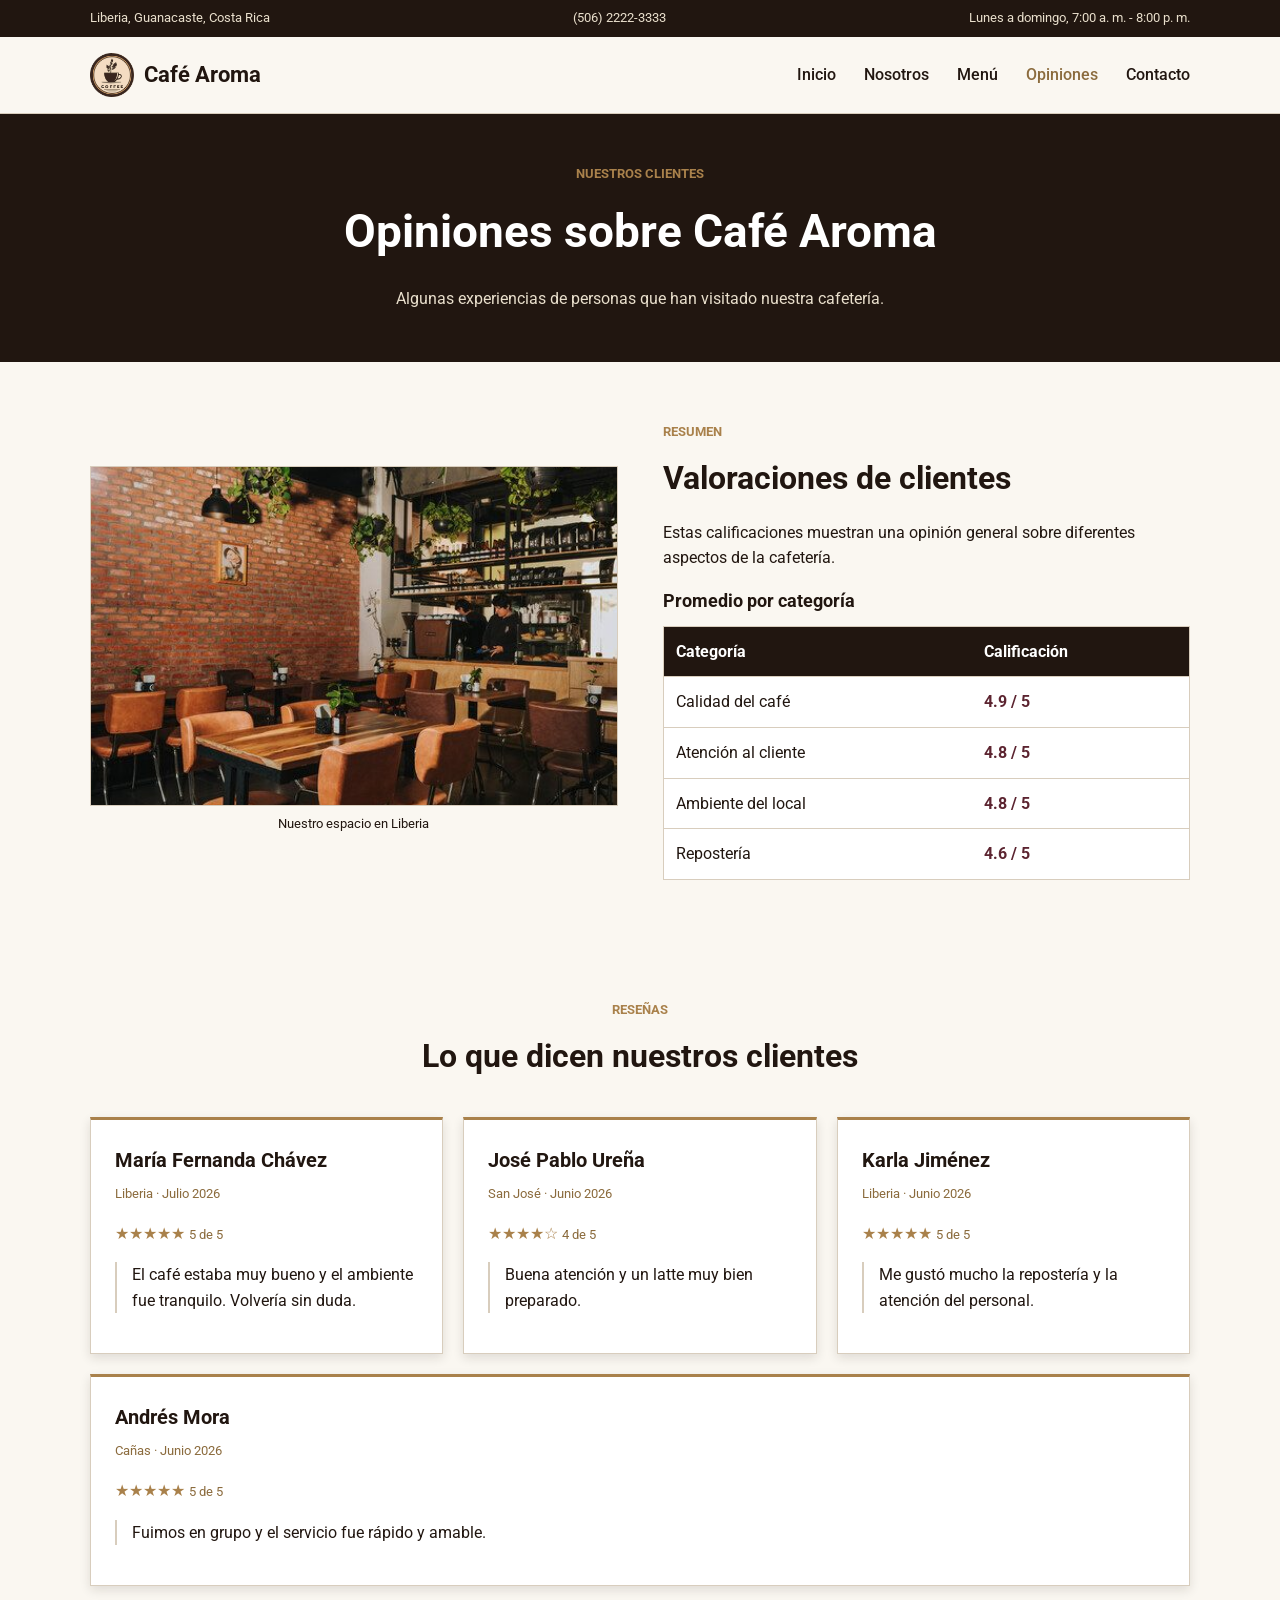
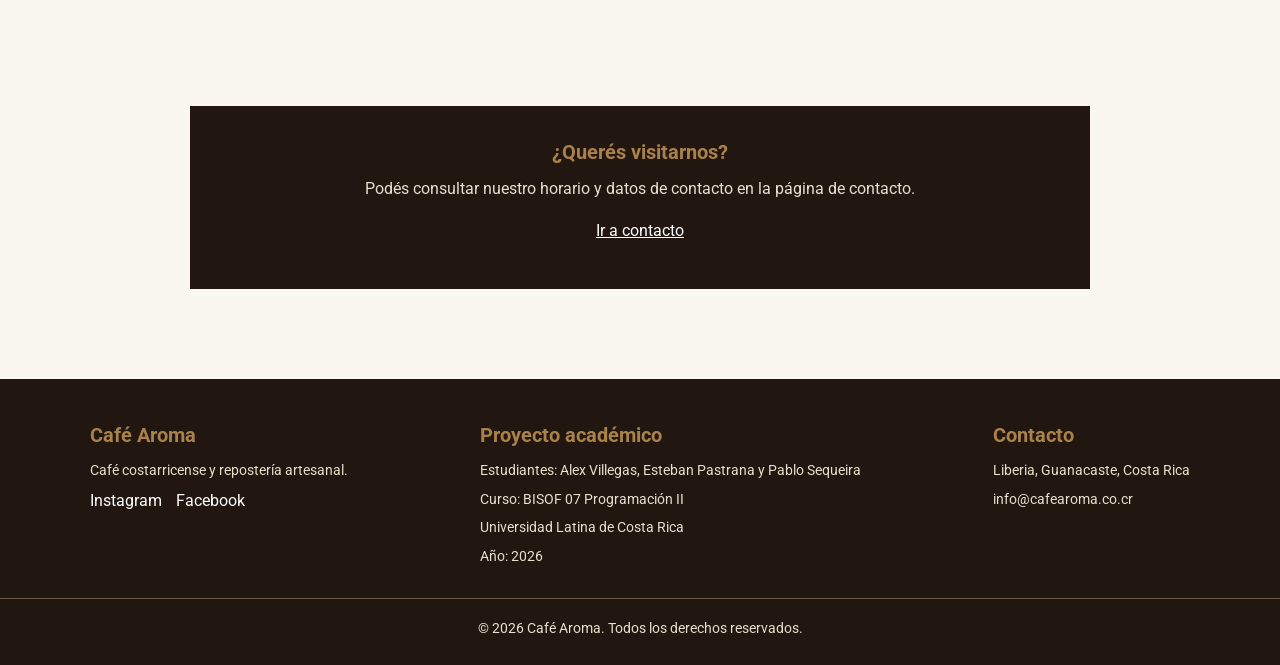
<file: ProyectoWeb/opiniones.html>
<!DOCTYPE html>
<html lang="es">
<head>
  <meta charset="UTF-8">
  <meta name="viewport" content="width=device-width, initial-scale=1.0">
  <title>Café Aroma | Opiniones</title>
  <link rel="stylesheet" href="https://fonts.googleapis.com/css2?family=Roboto:wght@400;500;700&display=swap">
  <link rel="stylesheet" href="css/estilos.css">
</head>
<body>

  <div class="barra-superior">
    <div class="contenedor">
      <span>Liberia, Guanacaste, Costa Rica</span>
      <span>(506) 2222-3333</span>
      <span>Lunes a domingo, 7:00 a. m. - 8:00 p. m.</span>
    </div>
  </div>

  <header class="principal">
    <nav class="barra-navegacion contenedor">
      <a href="index.html" class="logo">
        <img src="imagenes/logo-cafe-aroma.png" alt="Logo de Café Aroma" class="marca">
        Café Aroma
      </a>
      <ul class="enlaces-navegacion">
        <li><a href="index.html">Inicio</a></li>
        <li><a href="nosotros.html">Nosotros</a></li>
        <li><a href="menu.html">Menú</a></li>
        <li><a href="opiniones.html" class="activo">Opiniones</a></li>
        <li><a href="contacto.html">Contacto</a></li>
      </ul>
    </nav>
  </header>

  <main>

    <section class="portada portada-simple">
      <div class="contenedor">
        <span class="subtitulo">Nuestros clientes</span>
        <h1>Opiniones sobre Café Aroma</h1>
        <p>Algunas experiencias de personas que han visitado nuestra cafetería.</p>
      </div>
    </section>

    <section id="resumen">
      <div class="contenedor articulo-flexible">
        <figure>
          <img src="imagenes/cafeteria-interior.jpg" alt="Interior de Café Aroma">
          <figcaption>Nuestro espacio en Liberia</figcaption>
        </figure>
        <div class="texto">
          <span class="subtitulo">Resumen</span>
          <h2>Valoraciones de clientes</h2>
          <p>Estas calificaciones muestran una opinión general sobre diferentes aspectos de la cafetería.</p>
          <div class="tabla-adaptable">
            <table>
              <caption>Promedio por categoría</caption>
              <thead>
                <tr>
                  <th>Categoría</th>
                  <th>Calificación</th>
                </tr>
              </thead>
              <tbody>
                <tr>
                  <td>Calidad del café</td>
                  <td class="precio">4.9 / 5</td>
                </tr>
                <tr>
                  <td>Atención al cliente</td>
                  <td class="precio">4.8 / 5</td>
                </tr>
                <tr>
                  <td>Ambiente del local</td>
                  <td class="precio">4.8 / 5</td>
                </tr>
                <tr>
                  <td>Repostería</td>
                  <td class="precio">4.6 / 5</td>
                </tr>
              </tbody>
            </table>
          </div>
        </div>
      </div>
    </section>

    <section id="opiniones">
      <div class="contenedor">
        <div class="encabezado-seccion">
          <span class="subtitulo">Reseñas</span>
          <h2>Lo que dicen nuestros clientes</h2>
        </div>

        <div class="contenedor-opiniones">
          <article class="opinion">
            <h3>María Fernanda Chávez</h3>
            <p class="datos-opinion">Liberia · Julio 2026</p>
            <p class="estrellas">★★★★★ <span class="nota-opinion">5 de 5</span></p>
            <blockquote>
              <p>El café estaba muy bueno y el ambiente fue tranquilo. Volvería sin duda.</p>
            </blockquote>
          </article>

          <article class="opinion">
            <h3>José Pablo Ureña</h3>
            <p class="datos-opinion">San José · Junio 2026</p>
            <p class="estrellas">★★★★☆ <span class="nota-opinion">4 de 5</span></p>
            <blockquote>
              <p>Buena atención y un latte muy bien preparado.</p>
            </blockquote>
          </article>

          <article class="opinion">
            <h3>Karla Jiménez</h3>
            <p class="datos-opinion">Liberia · Junio 2026</p>
            <p class="estrellas">★★★★★ <span class="nota-opinion">5 de 5</span></p>
            <blockquote>
              <p>Me gustó mucho la repostería y la atención del personal.</p>
            </blockquote>
          </article>

          <article class="opinion">
            <h3>Andrés Mora</h3>
            <p class="datos-opinion">Cañas · Junio 2026</p>
            <p class="estrellas">★★★★★ <span class="nota-opinion">5 de 5</span></p>
            <blockquote>
              <p>Fuimos en grupo y el servicio fue rápido y amable.</p>
            </blockquote>
          </article>
        </div>
      </div>
    </section>

    <section id="invitacion">
      <div class="contenedor">
        <aside class="destacado centrado">
          <h3>¿Querés visitarnos?</h3>
          <p>Podés consultar nuestro horario y datos de contacto en la página de contacto.</p>
          <p><a href="contacto.html">Ir a contacto</a></p>
        </aside>
      </div>
    </section>

  </main>

  <footer>
    <div class="contenedor">
      <div>
        <h3>Café Aroma</h3>
        <p>Café costarricense y repostería artesanal.</p>
        <div class="redes">
          <a href="https://www.instagram.com">Instagram</a>
          <a href="https://www.facebook.com">Facebook</a>
        </div>
      </div>
      <div>
        <h3>Proyecto académico</h3>
        <p>Estudiantes: Alex Villegas, Esteban Pastrana y Pablo Sequeira</p>
        <p>Curso: BISOF 07 Programación II</p>
        <p>Universidad Latina de Costa Rica</p>
        <p>Año: 2026</p>
      </div>
      <div>
        <h3>Contacto</h3>
        <p>Liberia, Guanacaste, Costa Rica</p>
        <p>info@cafearoma.co.cr</p>
      </div>
    </div>
    <p class="pie-legal">&copy; 2026 Café Aroma. Todos los derechos reservados.</p>
  </footer>

</body>
</html>
</file>
<file: ProyectoWeb/css/estilos.css>
/* ==============================
   ESTILOS GENERALES
   ============================== */

* {
  box-sizing: border-box;
  margin: 0;
  padding: 0;
}

body {
  font-family: 'Roboto', sans-serif;
  background-color: #FAF7F1;
  color: #211610;
  line-height: 1.6;
}

img {
  max-width: 100%;
  display: block;
}

a {
  color: #5C2430;
  text-decoration: none;
}

a:hover {
  color: #8B6B3D;
}

h1,
h2,
h3 {
  color: #211610;
}

h1 {
  font-size: 46px;
  margin-bottom: 18px;
}

h2 {
  font-size: 32px;
  margin-bottom: 16px;
}

h3 {
  font-size: 20px;
  margin-bottom: 8px;
}

p {
  margin-bottom: 16px;
}

.contenedor {
  width: 90%;
  max-width: 1100px;
  margin: 0 auto;
}

.centrado {
  text-align: center;
}

.bloque-final {
  margin-top: 40px;
}

/* Selector por ID requerido en el proyecto */
#bienvenida {
  background-color: #FFFFFF;
}

/* ==============================
   BOTONES
   ============================== */

.boton {
  display: inline-block;
  background-color: #211610;
  color: #FFFFFF;
  padding: 12px 24px;
  border: 1px solid #211610;
  border-radius: 4px;
  font-weight: 500;
}

.boton:hover {
  background-color: #A9814B;
  border-color: #A9814B;
  color: #FFFFFF;
}

.boton.secundario {
  background-color: transparent;
  color: #211610;
}

.boton.secundario:hover {
  background-color: #211610;
  color: #FFFFFF;
}

/* ==============================
   BARRA SUPERIOR Y NAVEGACION
   ============================== */

.barra-superior {
  background-color: #211610;
  color: #E9DFCC;
  padding: 8px 0;
  font-size: 13px;
}

.barra-superior .contenedor {
  display: flex;
  justify-content: space-between;
  gap: 15px;
  flex-wrap: wrap;
}

header.principal {
  background-color: #FAF7F1;
  border-bottom: 1px solid #D8CDBD;
}

.barra-navegacion {
  display: flex;
  align-items: center;
  justify-content: space-between;
  padding: 16px 0;
  gap: 20px;
}

.logo {
  display: flex;
  align-items: center;
  gap: 10px;
  font-size: 22px;
  font-weight: 700;
  color: #211610;
}

.logo .marca {
  width: 44px;
  height: 44px;
}

.enlaces-navegacion {
  display: flex;
  gap: 28px;
  list-style: none;
}

.enlaces-navegacion a {
  color: #211610;
  font-weight: 500;
}

.enlaces-navegacion a:hover,
.enlaces-navegacion a.activo {
  color: #8B6B3D;
}

/* ==============================
   PORTADA
   ============================== */

.portada {
  background-color: #211610;
  color: #FFFFFF;
  padding: 70px 0;
}

.portada .contenedor {
  display: flex;
  align-items: center;
  gap: 50px;
}

.portada-texto,
.portada-imagen {
  flex: 1;
}

.portada h1 {
  color: #FFFFFF;
}

.portada p {
  color: #E9DFCC;
}

.portada-botones {
  display: flex;
  gap: 15px;
  flex-wrap: wrap;
  margin-top: 25px;
}

.portada .boton {
  background-color: #FFFFFF;
  color: #211610;
  border-color: #FFFFFF;
}

.portada .boton:hover {
  background-color: #A9814B;
  border-color: #A9814B;
}

.portada .boton.secundario {
  background-color: transparent;
  color: #FFFFFF;
}

.portada .boton.secundario:hover {
  background-color: #FFFFFF;
  color: #211610;
}

.portada-imagen img {
  width: 100%;
  height: 330px;
  object-fit: cover;
  border: 1px solid #8B6B3D;
}

.portada-simple {
  padding: 50px 0;
  text-align: center;
}

.portada-simple .contenedor {
  display: block;
}

.portada-simple p {
  max-width: 700px;
  margin: 0 auto;
}

.subtitulo {
  display: block;
  color: #A9814B;
  font-size: 13px;
  font-weight: 700;
  text-transform: uppercase;
  margin-bottom: 10px;
}

/* ==============================
   SECCIONES Y CONTENIDO
   ============================== */

section {
  padding: 60px 0;
}

.encabezado-seccion {
  text-align: center;
  max-width: 650px;
  margin: 0 auto 35px;
}

.articulo-flexible {
  display: flex;
  align-items: center;
  gap: 45px;
}

.articulo-flexible.invertido {
  flex-direction: row-reverse;
}

.articulo-flexible figure,
.articulo-flexible .texto {
  flex: 1;
}

.articulo-flexible img {
  width: 100%;
  height: 340px;
  object-fit: cover;
  border: 1px solid #D8CDBD;
}

figcaption {
  text-align: center;
  font-size: 13px;
  margin-top: 8px;
}

.tarjetas {
  display: flex;
  gap: 20px;
  flex-wrap: wrap;
}

.tarjeta {
  flex: 1;
  min-width: 250px;
  background-color: #FFFFFF;
  border: 1px solid #D8CDBD;
  padding: 25px;
  box-shadow: 0 4px 10px rgba(33, 22, 16, 0.12);
}

.tarjeta:hover {
  background-color: #F3EBDD;
}

.tarjeta img {
  width: 100%;
  height: 200px;
  object-fit: cover;
  margin-bottom: 18px;
}

.icono-numero {
  color: #8B6B3D;
  font-weight: 700;
  margin-bottom: 10px;
}

aside.destacado {
  max-width: 900px;
  margin: 0 auto;
  padding: 30px;
  background-color: #211610;
  color: #FFFFFF;
}

aside.destacado h3 {
  color: #A9814B;
}

aside.destacado p,
aside.destacado li {
  color: #E9DFCC;
}

aside.destacado a {
  color: #FFFFFF;
  text-decoration: underline;
}

.lista-marcada,
.pasos {
  margin-left: 22px;
  margin-bottom: 20px;
}

.lista-marcada li,
.pasos li {
  margin-bottom: 10px;
}

.lista-clara li {
  color: #E9DFCC;
}

.pasos-tiempo {
  max-width: 760px;
  margin: 0 auto;
}

/* ==============================
   TABLAS
   ============================== */

.tabla-adaptable {
  width: 100%;
  overflow-x: auto;
}

table {
  width: 100%;
  min-width: 520px;
  border-collapse: collapse;
  background-color: #FFFFFF;
  border: 1px solid #D8CDBD;
}

caption {
  text-align: left;
  font-size: 18px;
  font-weight: 700;
  padding-bottom: 10px;
}

thead {
  background-color: #211610;
  color: #FFFFFF;
}

th,
td {
  text-align: left;
  padding: 12px;
  border-bottom: 1px solid #D8CDBD;
}

tbody tr:hover {
  background-color: #F3EBDD;
}

.precio {
  font-weight: 700;
  color: #5C2430;
  white-space: nowrap;
}

/* ==============================
   OPINIONES
   ============================== */

.contenedor-opiniones {
  display: flex;
  gap: 20px;
  flex-wrap: wrap;
}

.opinion {
  flex: 1;
  min-width: 280px;
  background-color: #FFFFFF;
  border: 1px solid #D8CDBD;
  border-top: 3px solid #A9814B;
  padding: 24px;
  box-shadow: 0 4px 10px rgba(33, 22, 16, 0.12);
}

.datos-opinion,
.nota-opinion {
  font-size: 13px;
  color: #8B6B3D;
}

.opinion blockquote {
  border-left: 2px solid #D8CDBD;
  padding-left: 15px;
  margin-top: 12px;
}

.estrellas {
  color: #A9814B;
}

/* ==============================
   FORMULARIO DE CONTACTO
   ============================== */

.formulario-contacto {
  max-width: 700px;
  margin: 0 auto;
  background-color: #FFFFFF;
  padding: 35px;
  border: 1px solid #D8CDBD;
  box-shadow: 0 4px 10px rgba(33, 22, 16, 0.12);
}

.campo {
  display: flex;
  flex-direction: column;
  margin-bottom: 18px;
}

.fila-campos {
  display: flex;
  gap: 20px;
}

.fila-campos .campo {
  flex: 1;
}

label {
  font-weight: 500;
  margin-bottom: 7px;
}

input,
textarea {
  width: 100%;
  font-family: 'Roboto', sans-serif;
  font-size: 15px;
  padding: 11px;
  border: 1px solid #BFB3A2;
  background-color: #FFFFFF;
}

input:focus,
textarea:focus {
  outline: 2px solid #A9814B;
}

textarea {
  min-height: 120px;
  resize: vertical;
}

.botones-formulario {
  display: flex;
  gap: 15px;
  flex-wrap: wrap;
}

.botones-formulario button {
  padding: 12px 24px;
  border: 1px solid #211610;
  cursor: pointer;
  font-family: 'Roboto', sans-serif;
  font-size: 15px;
}

.enviar {
  background-color: #211610;
  color: #FFFFFF;
}

.enviar:hover {
  background-color: #A9814B;
}

.limpiar {
  background-color: #FFFFFF;
  color: #211610;
}

.limpiar:hover {
  background-color: #5C2430;
  color: #FFFFFF;
}

/* ==============================
   CONTACTO
   ============================== */

.info-contacto {
  display: flex;
  gap: 15px;
  flex-wrap: wrap;
  margin-bottom: 35px;
}

.info-contacto .tarjeta {
  text-align: center;
}

.mapa-ilustrativo {
  max-width: 760px;
  margin: 0 auto;
  padding: 20px;
  border: 1px solid #D8CDBD;
  background-color: #E9DFCC;
}

.mapa-ilustrativo img {
  width: 100%;
  max-height: 320px;
  object-fit: contain;
}

/* ==============================
   PIE DE PAGINA
   ============================== */

footer {
  background-color: #211610;
  color: #E9DFCC;
  padding: 40px 0 20px;
  margin-top: 30px;
}

footer .contenedor {
  display: flex;
  justify-content: space-between;
  gap: 30px;
  flex-wrap: wrap;
}

footer h3 {
  color: #A9814B;
}

footer p {
  color: #E9DFCC;
  font-size: 14px;
  margin-bottom: 6px;
}

footer a {
  color: #FFFFFF;
}

footer a:hover {
  color: #A9814B;
}

.redes {
  display: flex;
  gap: 14px;
}

.pie-legal {
  text-align: center;
  border-top: 1px solid #6A584C;
  padding-top: 18px;
  margin-top: 25px;
}

/* ==============================
   DISEÑO ADAPTABLE
   ============================== */

@media (max-width: 768px) {
  h1 {
    font-size: 36px;
  }

  h2 {
    font-size: 27px;
  }

  .barra-navegacion {
    flex-direction: column;
  }

  .enlaces-navegacion {
    justify-content: center;
    flex-wrap: wrap;
    gap: 15px;
  }

  .barra-superior .contenedor {
    justify-content: center;
    text-align: center;
  }

  .portada .contenedor,
  .articulo-flexible,
  .articulo-flexible.invertido,
  .fila-campos {
    flex-direction: column;
  }

  .portada {
    text-align: center;
    padding: 50px 0;
  }

  .portada-imagen,
  .portada-texto,
  .articulo-flexible figure,
  .articulo-flexible .texto {
    width: 100%;
  }

  .portada-imagen img,
  .articulo-flexible img {
    height: 280px;
  }

  .formulario-contacto {
    padding: 22px;
  }

  footer .contenedor {
    flex-direction: column;
    text-align: center;
  }

  .redes {
    justify-content: center;
  }
}

@media (max-width: 480px) {
  h1 {
    font-size: 30px;
  }

  h2 {
    font-size: 24px;
  }

  section {
    padding: 40px 0;
  }

  .portada-imagen img,
  .articulo-flexible img {
    height: 220px;
  }

  .tarjeta {
    min-width: 100%;
  }

  .botones-formulario button {
    width: 100%;
  }

  th,
  td {
    padding: 9px;
    font-size: 13px;
  }
}
</file>
